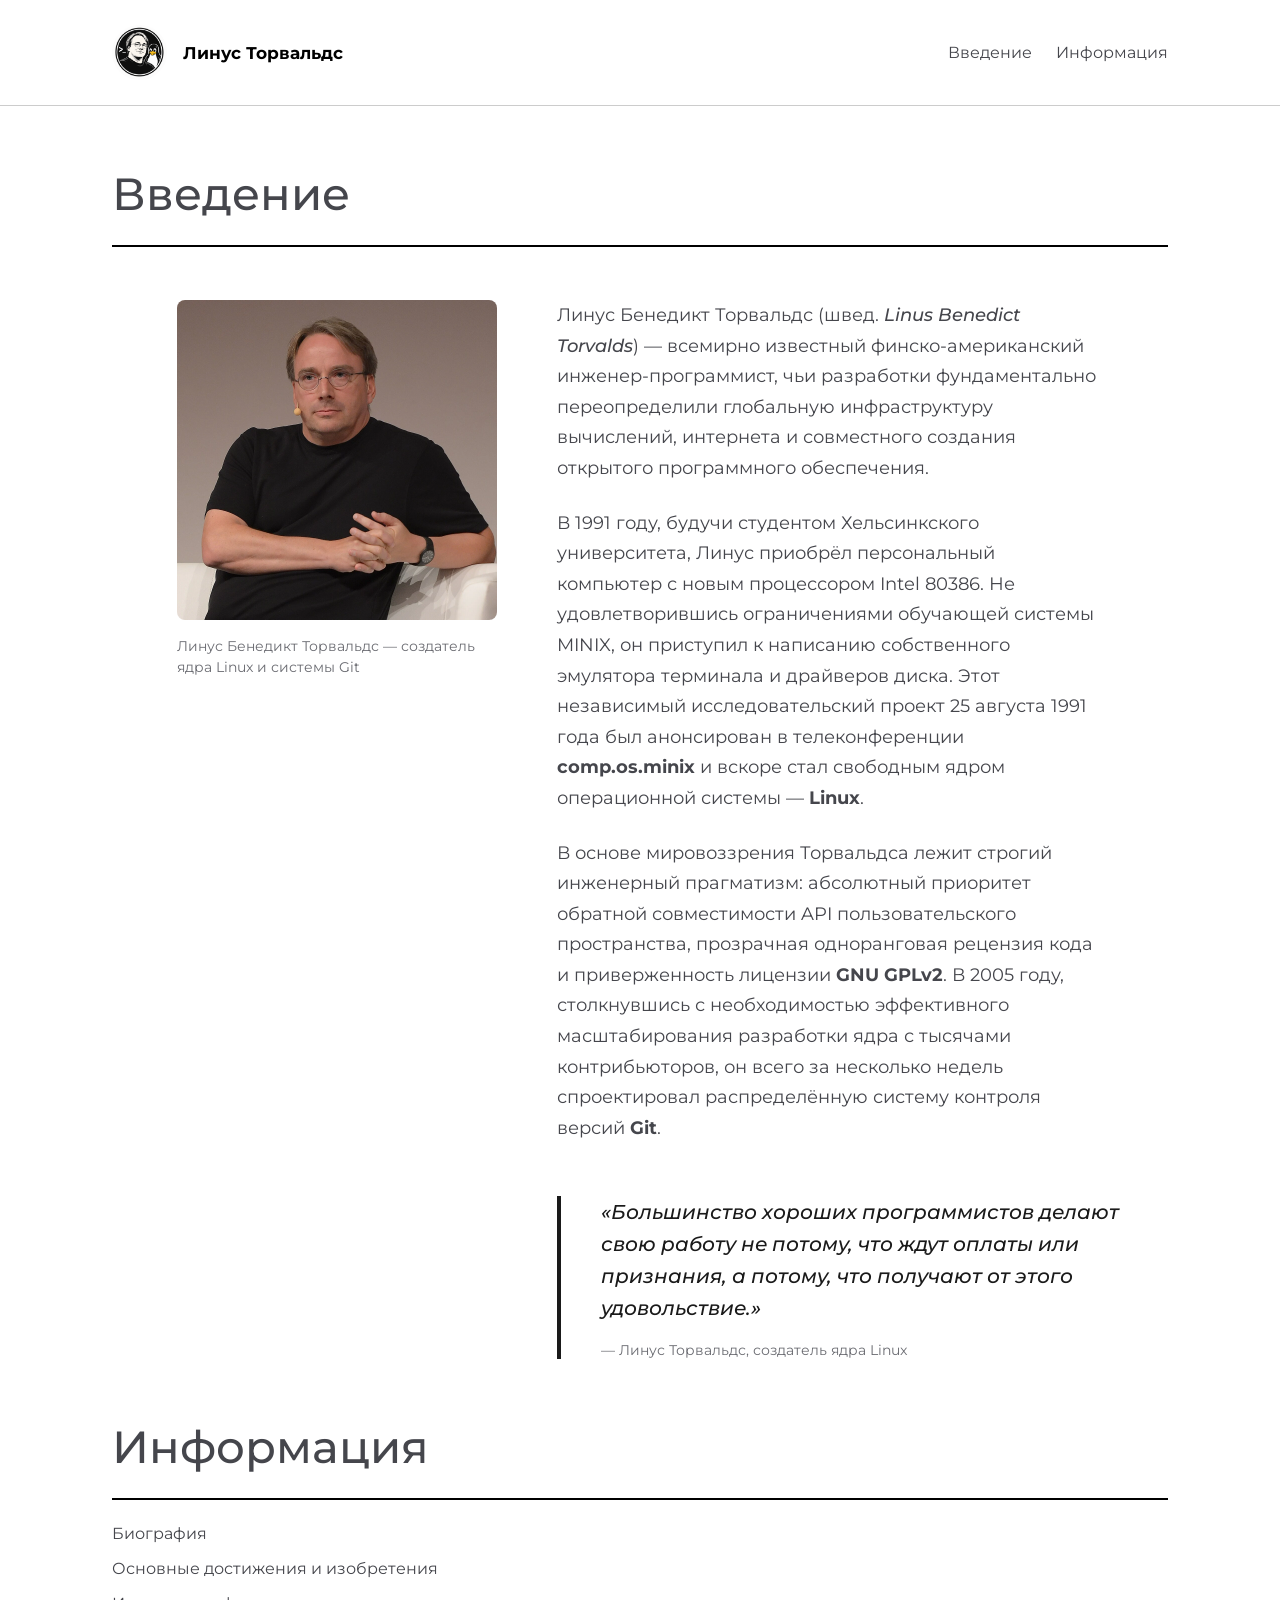
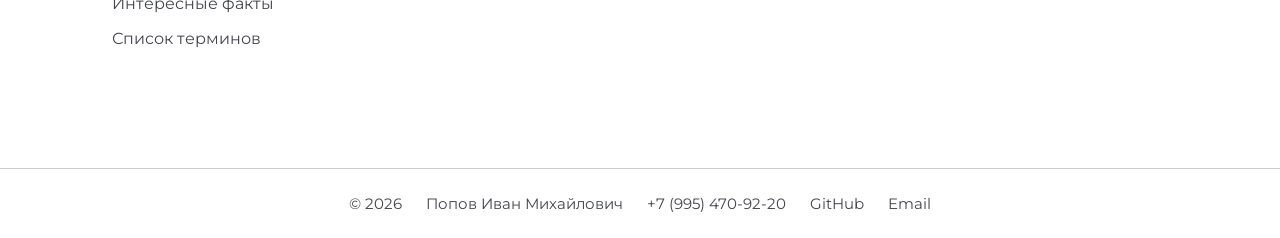
<file: index.html>
<!DOCTYPE html>
<html lang="ru">
<head>
    <meta charset="UTF-8">
    <title>Линус Торвальдс</title>
    <link rel="icon" href="web/assets/icons/favicon.ico">
    <link rel="stylesheet" href="web/assets/css/style.css">
</head>
<body>

<header class="header">
    <a href="index.html" class="logo">
        <img src="web/assets/images/favicon.webp" alt="Логотип" width="55" height="55">
        <span>Линус Торвальдс</span>
    </a>

    <nav class="menu">
        <a href="#intro">Введение</a>
        <a href="#info">Информация</a>
    </nav>
</header>

<main class="content">
    <section id="intro">
        <h2>Введение</h2>

        <div class="about">
            <figure class="photo">
                <img src="web/assets/images/LinusTorvalds.webp" alt="Линус Торвальдс">
                <figcaption>
                    Линус Бенедикт Торвальдс — создатель ядра Linux и системы Git
                </figcaption>
            </figure>

            <div class="text">
                <p>
                    Линус Бенедикт Торвальдс (швед. <em>Linus Benedict Torvalds</em>) — всемирно известный
                    финско-американский инженер-программист, чьи разработки фундаментально переопределили глобальную
                    инфраструктуру вычислений, интернета и совместного создания открытого программного обеспечения.
                </p>

                <p>
                    В 1991 году, будучи студентом Хельсинкского университета, Линус приобрёл персональный компьютер с
                    новым процессором Intel 80386. Не удовлетворившись ограничениями обучающей системы MINIX, он
                    приступил к написанию собственного эмулятора терминала и драйверов диска. Этот независимый
                    исследовательский проект 25 августа 1991 года был анонсирован в телеконференции <b>comp.os.minix</b>
                    и вскоре стал свободным ядром операционной системы — <b>Linux</b>.
                </p>

                <p>
                    В основе мировоззрения Торвальдса лежит строгий инженерный прагматизм: абсолютный приоритет обратной
                    совместимости API пользовательского пространства, прозрачная одноранговая рецензия кода и
                    приверженность лицензии <b>GNU GPLv2</b>. В 2005 году, столкнувшись с необходимостью эффективного
                    масштабирования разработки ядра с тысячами контрибьюторов, он всего за несколько недель
                    спроектировал распределённую систему контроля версий <b>Git</b>.
                </p>
            </div>
        </div>

        <blockquote class="quote">
            <p>
                «Большинство хороших программистов делают свою работу не потому, что ждут оплаты или признания, а
                потому, что получают от этого удовольствие.»
            </p>
            <cite>— Линус Торвальдс, создатель ядра Linux</cite>
        </blockquote>

    </section>

    <section id="info">
        <h2>Информация</h2>

        <nav class="info menu">
            <a href="web/pages/biography.html">Биография</a>
            <a href="web/pages/achievements.html">Основные достижения и изобретения</a>
            <a href="web/pages/facts.html">Интересные факты</a>
            <a href="web/pages/terms.html">Список терминов</a>
        </nav>
    </section>
</main>

<footer class="footer">
    <p>© 2026</p><a href="https://vk.ru/1ce0ne">Попов Иван Михайлович</a>
    <a href="tel:+79954709220">+7 (995) 470-92-20</a>
    <a href="https://github.com/ICGD1ce0ne">GitHub</a>
    <a href="mailto:I1ce0ne@yandex.ru">Email</a>
</footer>
</body>
</html>
</file>
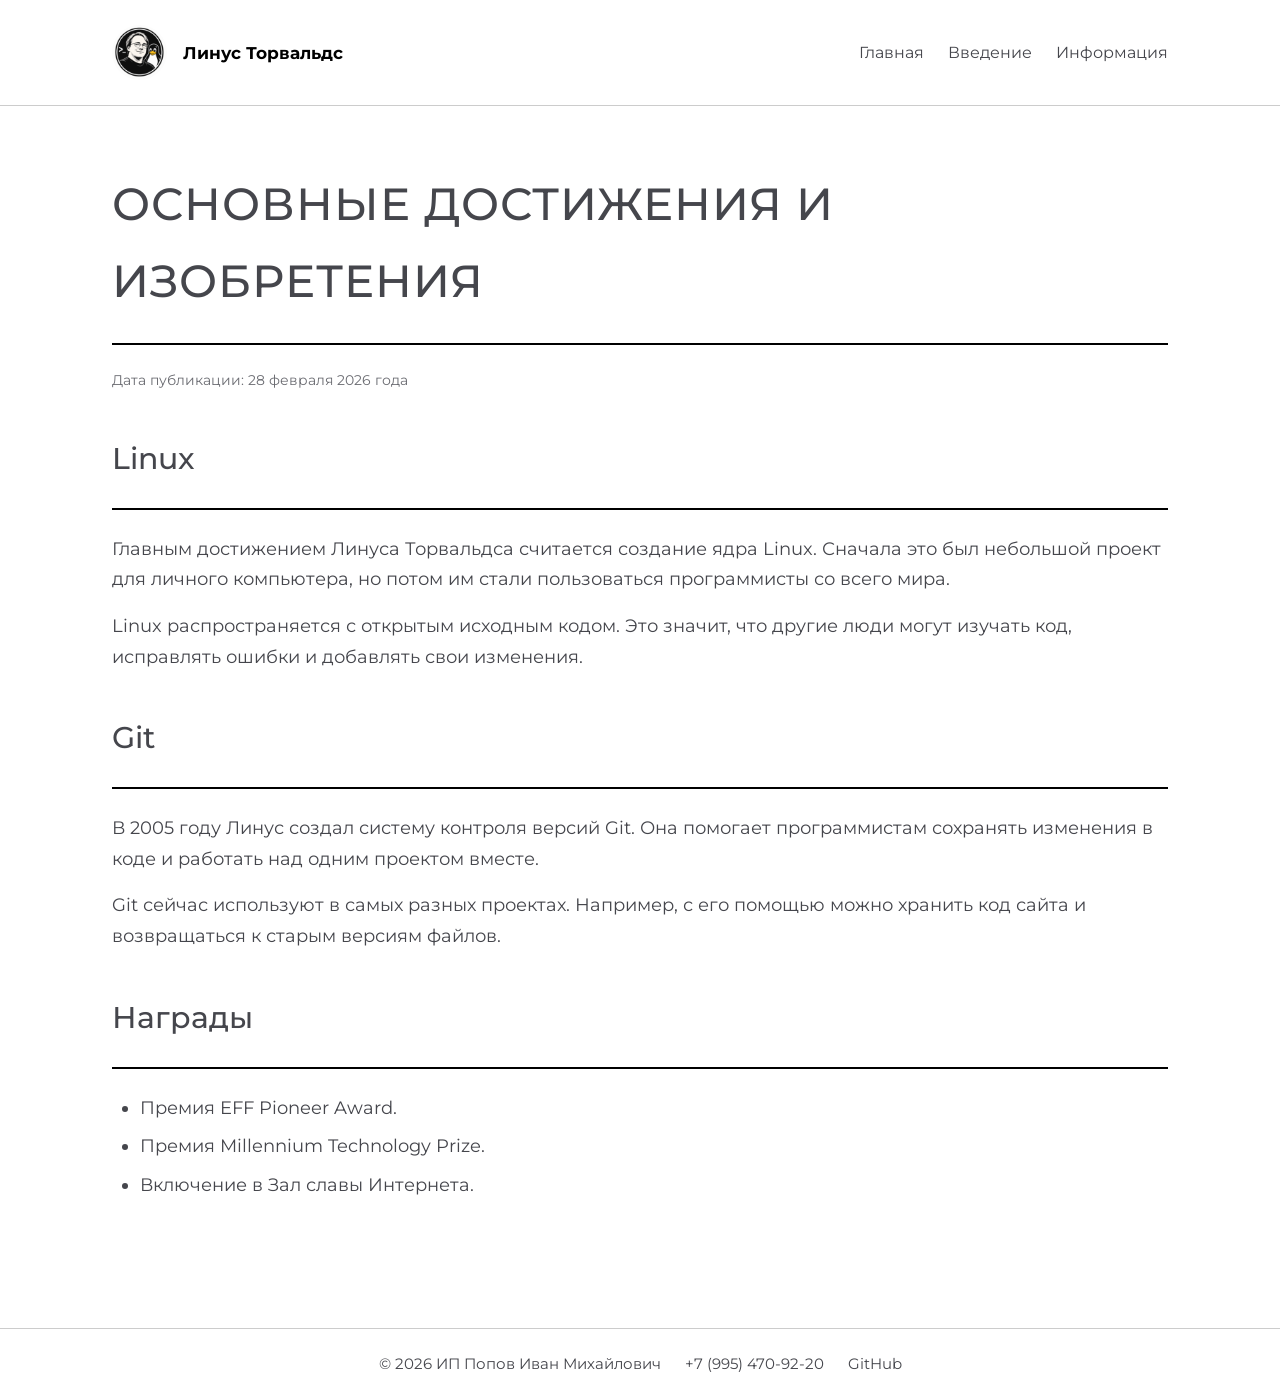
<file: pages/achievements.html>
<!DOCTYPE html>
<html lang="ru">
<head>
    <meta charset="UTF-8">
    <title>Достижения — Линус Торвальдс</title>
    <link rel="icon" href="../web/assets/icons/favicon.svg">
    <link rel="stylesheet" href="../web/assets/css/style.css">
</head>
<body>
<header class="header">
    <a href="../index.html" class="logo">
        <img src="../web/assets/icons/favicon.svg" alt="Логотип" width="55" height="55">
        <span>Линус Торвальдс</span>
    </a>
    <nav class="menu">
        <a href="../index.html">Главная</a>
        <a href="../index.html#intro">Введение</a>
        <a href="../index.html#info">Информация</a>
    </nav>
</header>

<main class="content article">
    <h1>Основные достижения и изобретения</h1>
    <p class="article-date">Дата публикации: <time datetime="2026-02-28">28 февраля 2026 года</time></p>

    <section>
        <h2>Linux</h2>
        <p>Главным достижением Линуса Торвальдса считается создание ядра Linux. Сначала это был небольшой проект для личного компьютера, но потом им стали пользоваться программисты со всего мира.</p>
        <p>Linux распространяется с открытым исходным кодом. Это значит, что другие люди могут изучать код, исправлять ошибки и добавлять свои изменения.</p>
    </section>

    <section>
        <h2>Git</h2>
        <p>В 2005 году Линус создал систему контроля версий Git. Она помогает программистам сохранять изменения в коде и работать над одним проектом вместе.</p>
        <p>Git сейчас используют в самых разных проектах. Например, с его помощью можно хранить код сайта и возвращаться к старым версиям файлов.</p>
    </section>

    <section>
        <h2>Награды</h2>
        <ul>
            <li>Премия EFF Pioneer Award.</li>
            <li>Премия Millennium Technology Prize.</li>
            <li>Включение в Зал славы Интернета.</li>
        </ul>
    </section>
</main>

<footer class="footer">
    <p>© 2026 ИП Попов Иван Михайлович</p>
    <a href="tel:+79954709220">+7 (995) 470-92-20</a>
    <a href="https://github.com/ICGD1ce0ne">GitHub</a>
</footer>
</body>
</html>
</file>
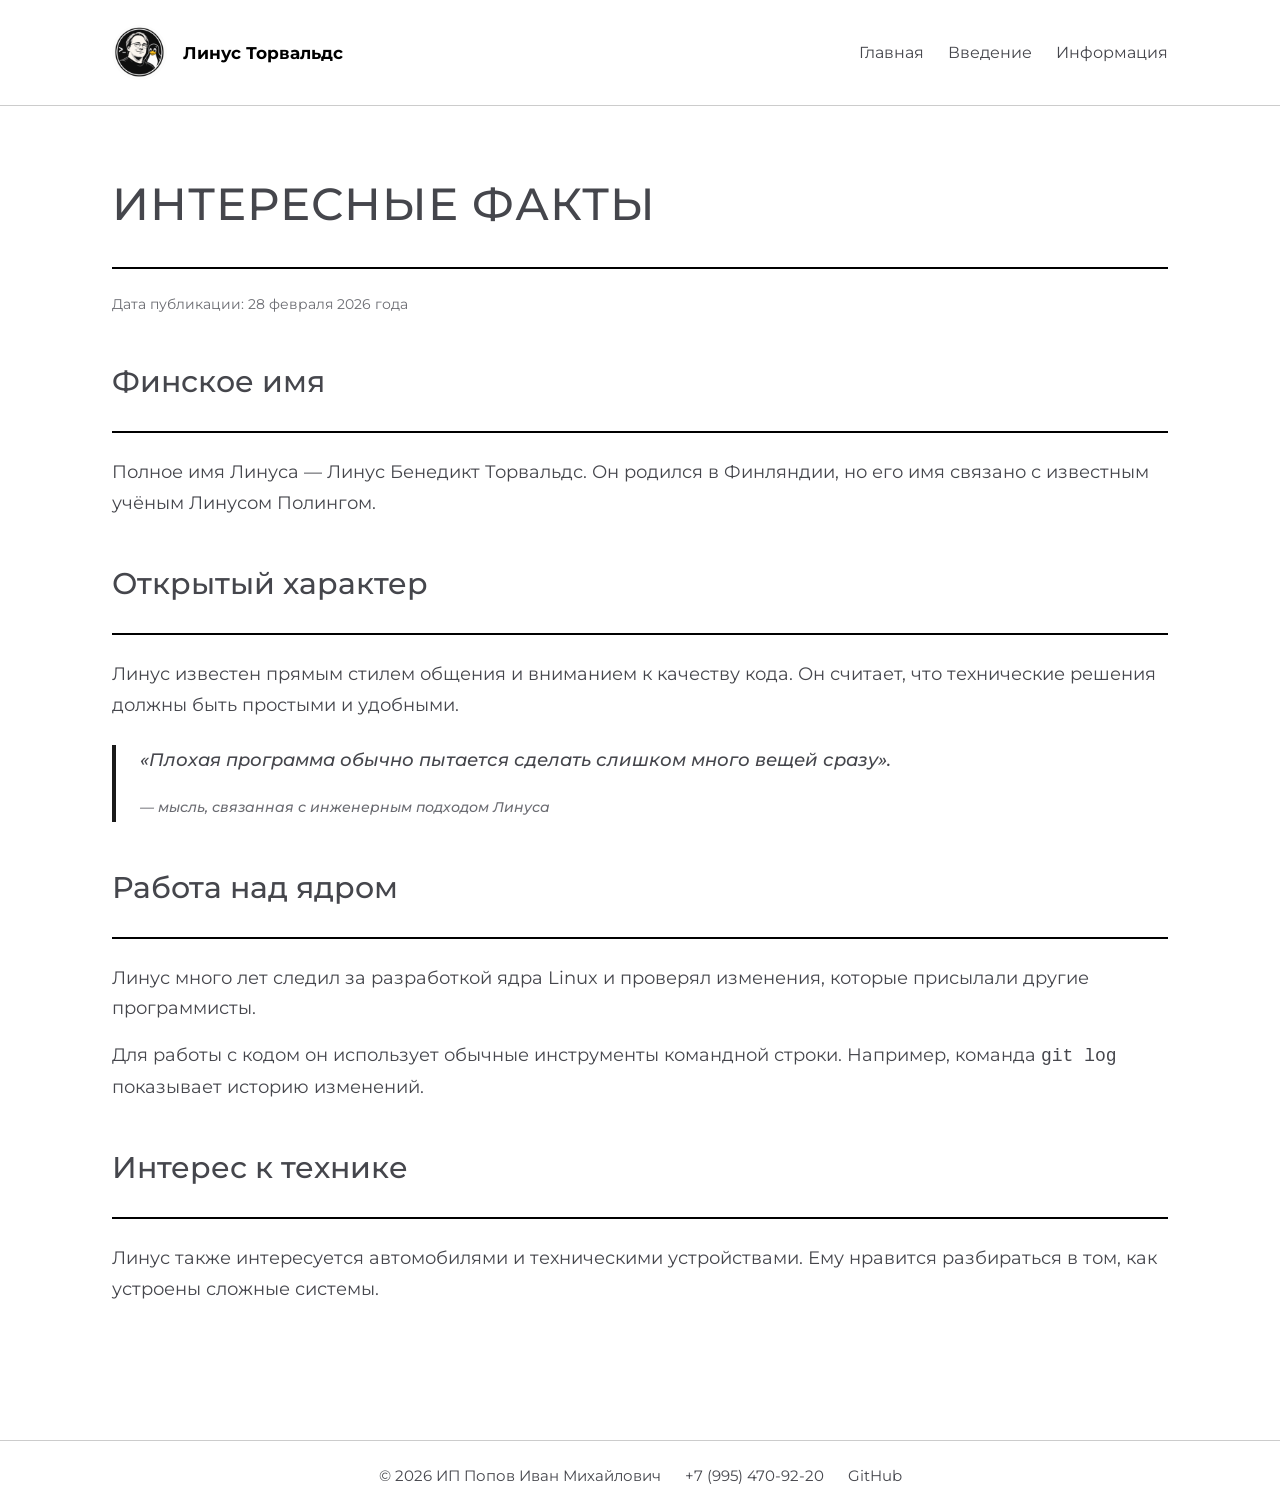
<file: pages/facts.html>
<!DOCTYPE html>
<html lang="ru">
<head>
    <meta charset="UTF-8">
    <title>Интересные факты — Линус Торвальдс</title>
    <link rel="icon" href="../web/assets/icons/favicon.svg">
    <link rel="stylesheet" href="../web/assets/css/style.css">
</head>
<body>
<header class="header">
    <a href="../index.html" class="logo">
        <img src="../web/assets/icons/favicon.svg" alt="Логотип" width="55" height="55">
        <span>Линус Торвальдс</span>
    </a>
    <nav class="menu">
        <a href="../index.html">Главная</a>
        <a href="../index.html#intro">Введение</a>
        <a href="../index.html#info">Информация</a>
    </nav>
</header>

<main class="content article">
    <h1>Интересные факты</h1>
    <p class="article-date">Дата публикации: <time datetime="2026-02-28">28 февраля 2026 года</time></p>

    <section>
        <h2>Финское имя</h2>
        <p>Полное имя Линуса — Линус Бенедикт Торвальдс. Он родился в Финляндии, но его имя связано с известным учёным Линусом Полингом.</p>
    </section>

    <section>
        <h2>Открытый характер</h2>
        <p>Линус известен прямым стилем общения и вниманием к качеству кода. Он считает, что технические решения должны быть простыми и удобными.</p>
        <blockquote>
            <p>«Плохая программа обычно пытается сделать слишком много вещей сразу».</p>
            <cite>— мысль, связанная с инженерным подходом Линуса</cite>
        </blockquote>
    </section>

    <section>
        <h2>Работа над ядром</h2>
        <p>Линус много лет следил за разработкой ядра Linux и проверял изменения, которые присылали другие программисты.</p>
        <p>Для работы с кодом он использует обычные инструменты командной строки. Например, команда <code>git log</code> показывает историю изменений.</p>
    </section>

    <section>
        <h2>Интерес к технике</h2>
        <p>Линус также интересуется автомобилями и техническими устройствами. Ему нравится разбираться в том, как устроены сложные системы.</p>
    </section>
</main>

<footer class="footer">
    <p>© 2026 ИП Попов Иван Михайлович</p>
    <a href="tel:+79954709220">+7 (995) 470-92-20</a>
    <a href="https://github.com/ICGD1ce0ne">GitHub</a>
</footer>
</body>
</html>
</file>
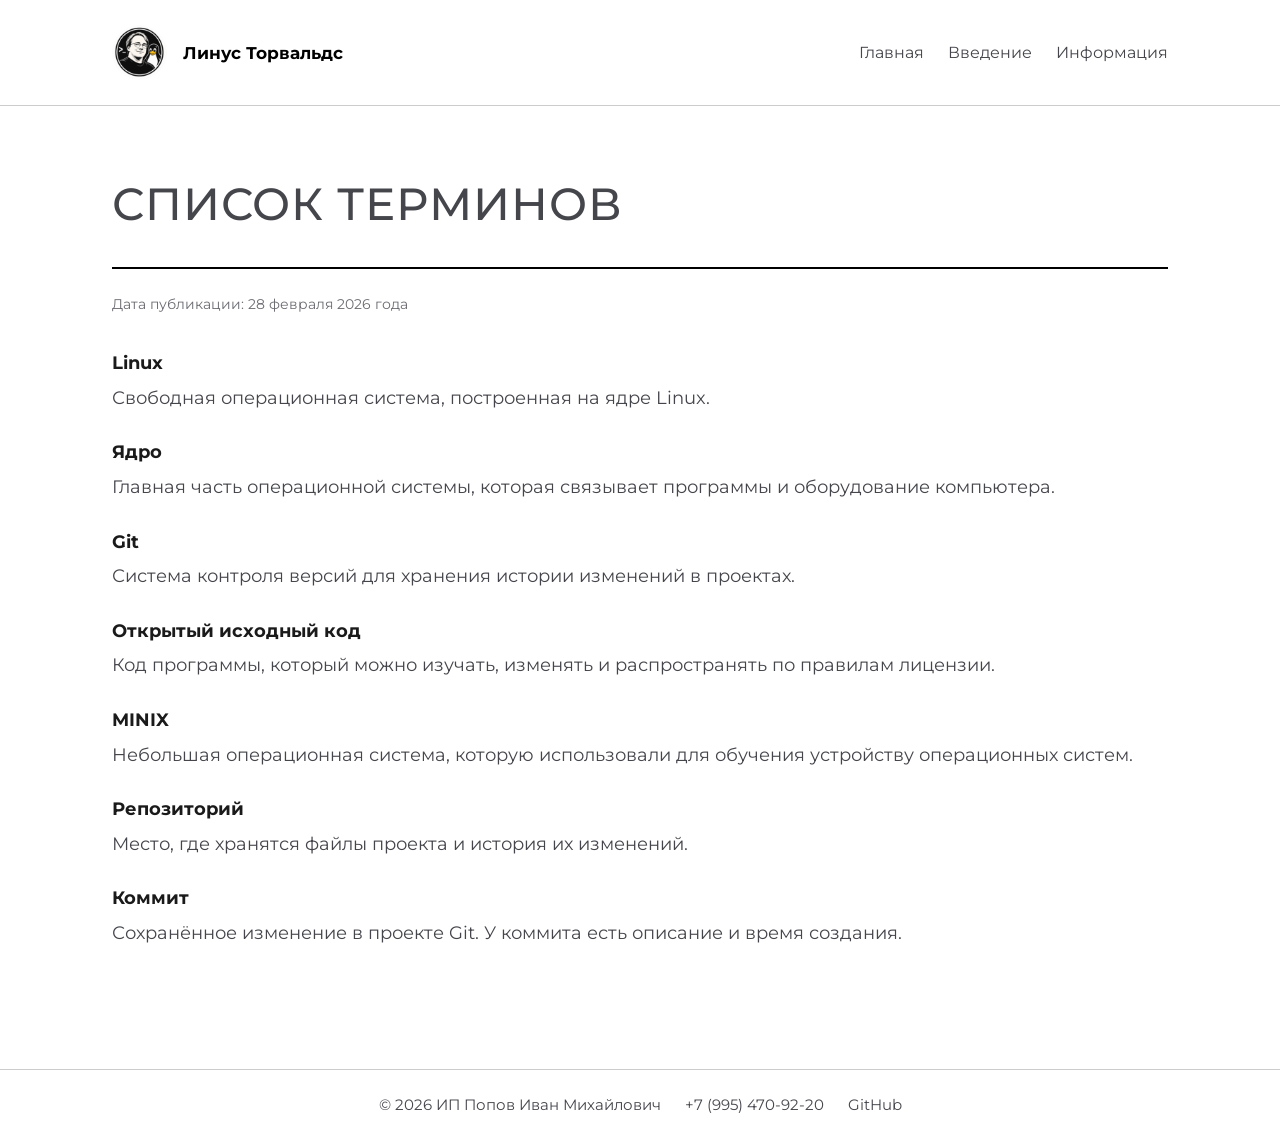
<file: pages/terms.html>
<!DOCTYPE html>
<html lang="ru">
<head>
    <meta charset="UTF-8">
    <title>Термины — Линус Торвальдс</title>
    <link rel="icon" href="../web/assets/icons/favicon.svg">
    <link rel="stylesheet" href="../web/assets/css/style.css">
</head>
<body>
<header class="header">
    <a href="../index.html" class="logo">
        <img src="../web/assets/icons/favicon.svg" alt="Логотип" width="55" height="55">
        <span>Линус Торвальдс</span>
    </a>
    <nav class="menu">
        <a href="../index.html">Главная</a>
        <a href="../index.html#intro">Введение</a>
        <a href="../index.html#info">Информация</a>
    </nav>
</header>

<main class="content article">
    <h1>Список терминов</h1>
    <p class="article-date">Дата публикации: <time datetime="2026-02-28">28 февраля 2026 года</time></p>

    <dl>
        <dt>Linux</dt>
        <dd>Свободная операционная система, построенная на ядре Linux.</dd>

        <dt>Ядро</dt>
        <dd>Главная часть операционной системы, которая связывает программы и оборудование компьютера.</dd>

        <dt>Git</dt>
        <dd>Система контроля версий для хранения истории изменений в проектах.</dd>

        <dt>Открытый исходный код</dt>
        <dd>Код программы, который можно изучать, изменять и распространять по правилам лицензии.</dd>

        <dt>MINIX</dt>
        <dd>Небольшая операционная система, которую использовали для обучения устройству операционных систем.</dd>

        <dt>Репозиторий</dt>
        <dd>Место, где хранятся файлы проекта и история их изменений.</dd>

        <dt>Коммит</dt>
        <dd>Сохранённое изменение в проекте Git. У коммита есть описание и время создания.</dd>
    </dl>
</main>

<footer class="footer">
    <p>© 2026 ИП Попов Иван Михайлович</p>
    <a href="tel:+79954709220">+7 (995) 470-92-20</a>
    <a href="https://github.com/ICGD1ce0ne">GitHub</a>
</footer>
</body>
</html>
</file>
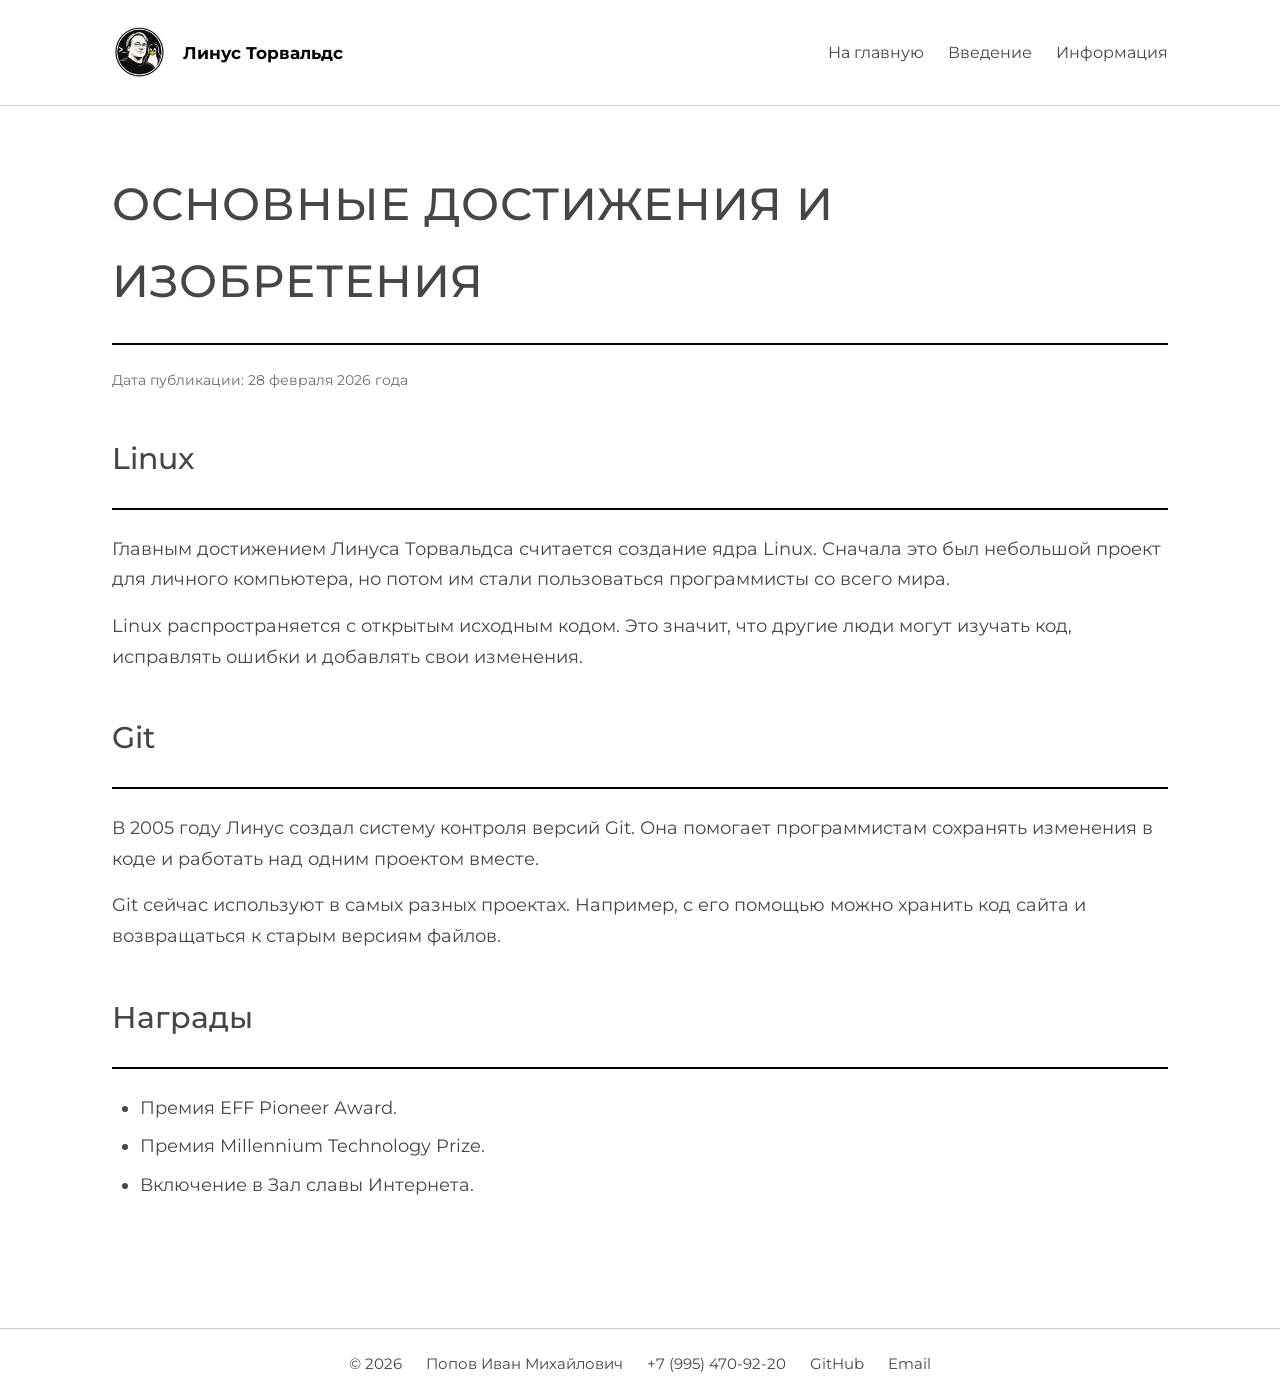
<file: web/pages/achievements.html>
<!DOCTYPE html>
<html lang="ru">
<head>
    <meta charset="UTF-8">
    <title>Достижения — Линус Торвальдс</title>
    <link rel="icon" href="../assets/icons/favicon.ico">
    <link rel="stylesheet" href="../assets/css/style.css">
</head>
<body>
<header class="header">
    <a href="../../index.html" class="logo">
        <img src="../assets/images/favicon.webp" alt="Логотип" width="55" height="55">
        <span>Линус Торвальдс</span>
    </a>
    <nav class="menu">
        <a href="../../index.html">На главную</a>
        <a href="../../index.html#intro">Введение</a>
        <a href="../../index.html#info">Информация</a>
    </nav>
</header>

<main class="content article">
    <h1>Основные достижения и изобретения</h1>
    <p class="article-date">Дата публикации:
        <time datetime="2026-02-28">28 февраля 2026 года</time>
    </p>

    <section>
        <h2>Linux</h2>
        <p>Главным достижением Линуса Торвальдса считается создание ядра Linux. Сначала это был небольшой проект для
            личного компьютера, но потом им стали пользоваться программисты со всего мира.</p>
        <p>Linux распространяется с открытым исходным кодом. Это значит, что другие люди могут изучать код, исправлять
            ошибки и добавлять свои изменения.</p>
    </section>

    <section>
        <h2>Git</h2>
        <p>В 2005 году Линус создал систему контроля версий Git. Она помогает программистам сохранять изменения в коде и
            работать над одним проектом вместе.</p>
        <p>Git сейчас используют в самых разных проектах. Например, с его помощью можно хранить код сайта и возвращаться
            к старым версиям файлов.</p>
    </section>

    <section>
        <h2>Награды</h2>
        <ul>
            <li>Премия EFF Pioneer Award.</li>
            <li>Премия Millennium Technology Prize.</li>
            <li>Включение в Зал славы Интернета.</li>
        </ul>
    </section>
</main>

<footer class="footer">
    <p>© 2026</p><a href="https://vk.ru/1ce0ne">Попов Иван Михайлович</a>
    <a href="tel:+79954709220">+7 (995) 470-92-20</a>
    <a href="https://github.com/ICGD1ce0ne">GitHub</a>
    <a href="mailto:I1ce0ne@yandex.ru">Email</a>
</footer>
</body>
</html>
</file>
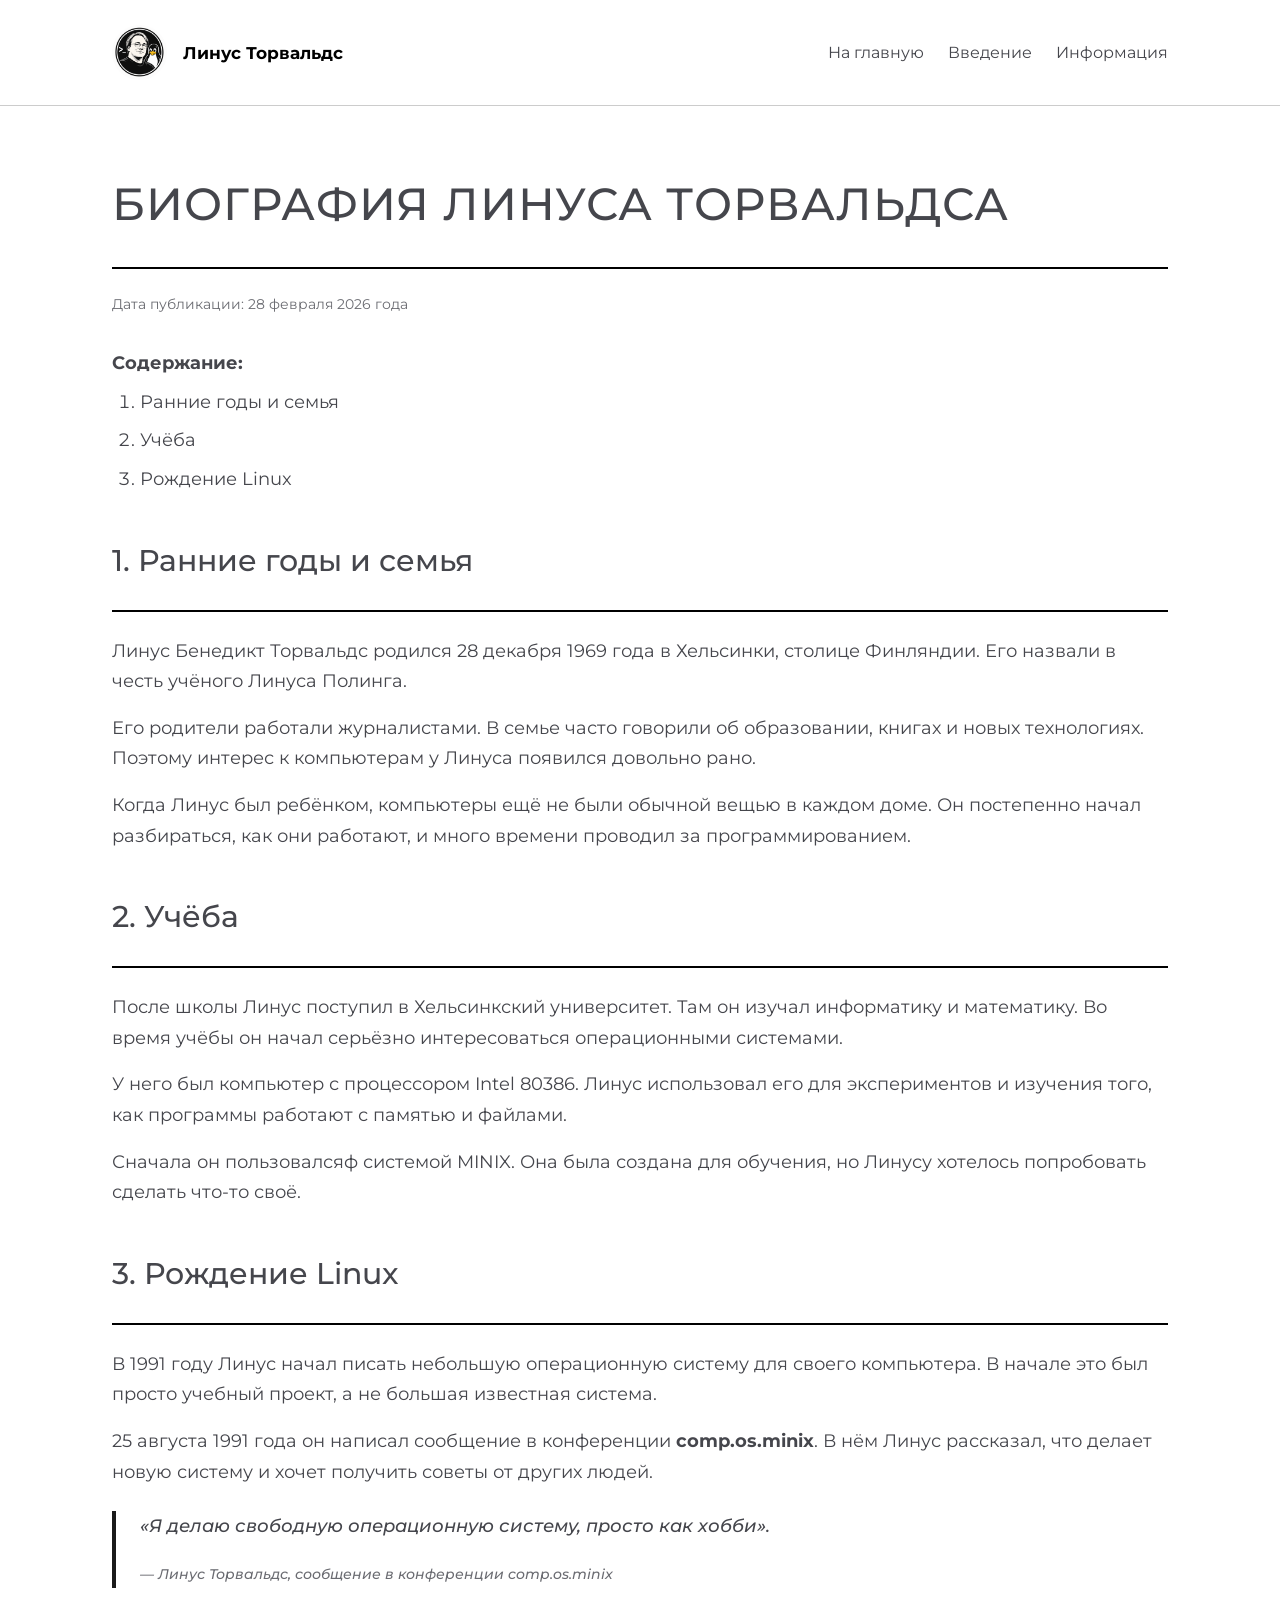
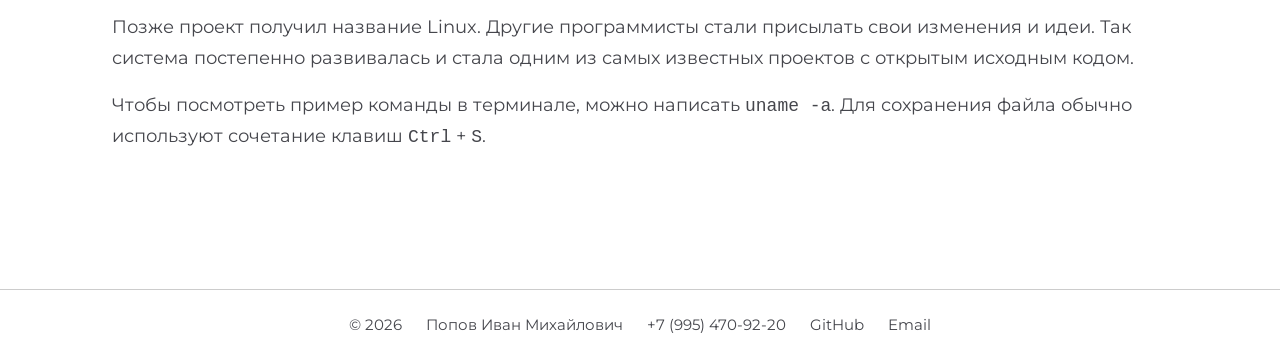
<file: web/pages/biography.html>
<!DOCTYPE html>
<html lang="ru">
<head>
    <meta charset="UTF-8">
    <title>Биография — Линус Торвальдс</title>
    <link rel="icon" href="../assets/icons/favicon.ico">
    <link rel="stylesheet" href="../assets/css/style.css">
</head>
<body>

<header class="header">
    <a href="../../index.html" class="logo">
        <img src="../assets/images/favicon.webp" alt="Логотип" width="55" height="55">
        <span>Линус Торвальдс</span>
    </a>
    <nav class="menu">
        <a href="../../index.html">На главную</a>
        <a href="../../index.html#intro">Введение</a>
        <a href="../../index.html#info">Информация</a>
    </nav>
</header>

<main class="content article">
    <h1>Биография Линуса Торвальдса</h1>
    <p class="article-date">
        Дата публикации:
        <time datetime="2026-02-28">28 февраля 2026 года</time>
    </p>

    <nav class="article-menu">
        <p>Содержание:</p>
        <ol>
            <li><a href="#family">Ранние годы и семья</a></li>
            <li><a href="#study">Учёба</a></li>
            <li><a href="#linux">Рождение Linux</a></li>
        </ol>
    </nav>

    <section>
        <h2 id="family">1. Ранние годы и семья</h2>
        <p>Линус Бенедикт Торвальдс родился 28 декабря 1969 года в Хельсинки, столице Финляндии. Его назвали в честь
            учёного Линуса Полинга.</p>
        <p>Его родители работали журналистами. В семье часто говорили об образовании, книгах и новых технологиях.
            Поэтому интерес к компьютерам у Линуса появился довольно рано.</p>
        <p>Когда Линус был ребёнком, компьютеры ещё не были обычной вещью в каждом доме. Он постепенно начал
            разбираться, как они работают, и много времени проводил за программированием.</p>
    </section>

    <section>
        <h2 id="study">2. Учёба</h2>
        <p>После школы Линус поступил в Хельсинкский университет. Там он изучал информатику и математику. Во время учёбы
            он начал серьёзно интересоваться операционными системами.</p>
        <p>У него был компьютер с процессором Intel 80386. Линус использовал его для экспериментов и изучения того, как
            программы работают с памятью и файлами.</p>
        <p>Сначала он пользовалсяф системой MINIX. Она была создана для обучения, но Линусу хотелось попробовать сделать
            что-то своё.</p>
    </section>

    <section>
        <h2 id="linux">3. Рождение Linux</h2>
        <p>В 1991 году Линус начал писать небольшую операционную систему для своего компьютера. В начале это был просто
            учебный проект, а не большая известная система.</p>
        <p>
            <time datetime="1991-08-25">25 августа 1991 года</time>
            он написал сообщение в конференции <strong>comp.os.minix</strong>. В нём Линус рассказал, что делает новую
            систему и хочет получить советы от других людей.
        </p>
        <blockquote>
            <p>«Я делаю свободную операционную систему, просто как хобби».</p>
            <cite>— Линус Торвальдс, сообщение в конференции comp.os.minix</cite>
        </blockquote>
        <p>Позже проект получил название Linux. Другие программисты стали присылать свои изменения и идеи. Так система
            постепенно развивалась и стала одним из самых известных проектов с открытым исходным кодом.</p>
        <p>Чтобы посмотреть пример команды в терминале, можно написать <code>uname -a</code>. Для сохранения файла
            обычно используют сочетание клавиш <kbd>Ctrl</kbd> + <kbd>S</kbd>.</p>
    </section>
</main>

<footer class="footer">
    <p>© 2026</p><a href="https://vk.ru/1ce0ne">Попов Иван Михайлович</a>
    <a href="tel:+79954709220">+7 (995) 470-92-20</a>
    <a href="https://github.com/ICGD1ce0ne">GitHub</a>
    <a href="mailto:I1ce0ne@yandex.ru">Email</a>
</footer>

</body>
</html>
</file>
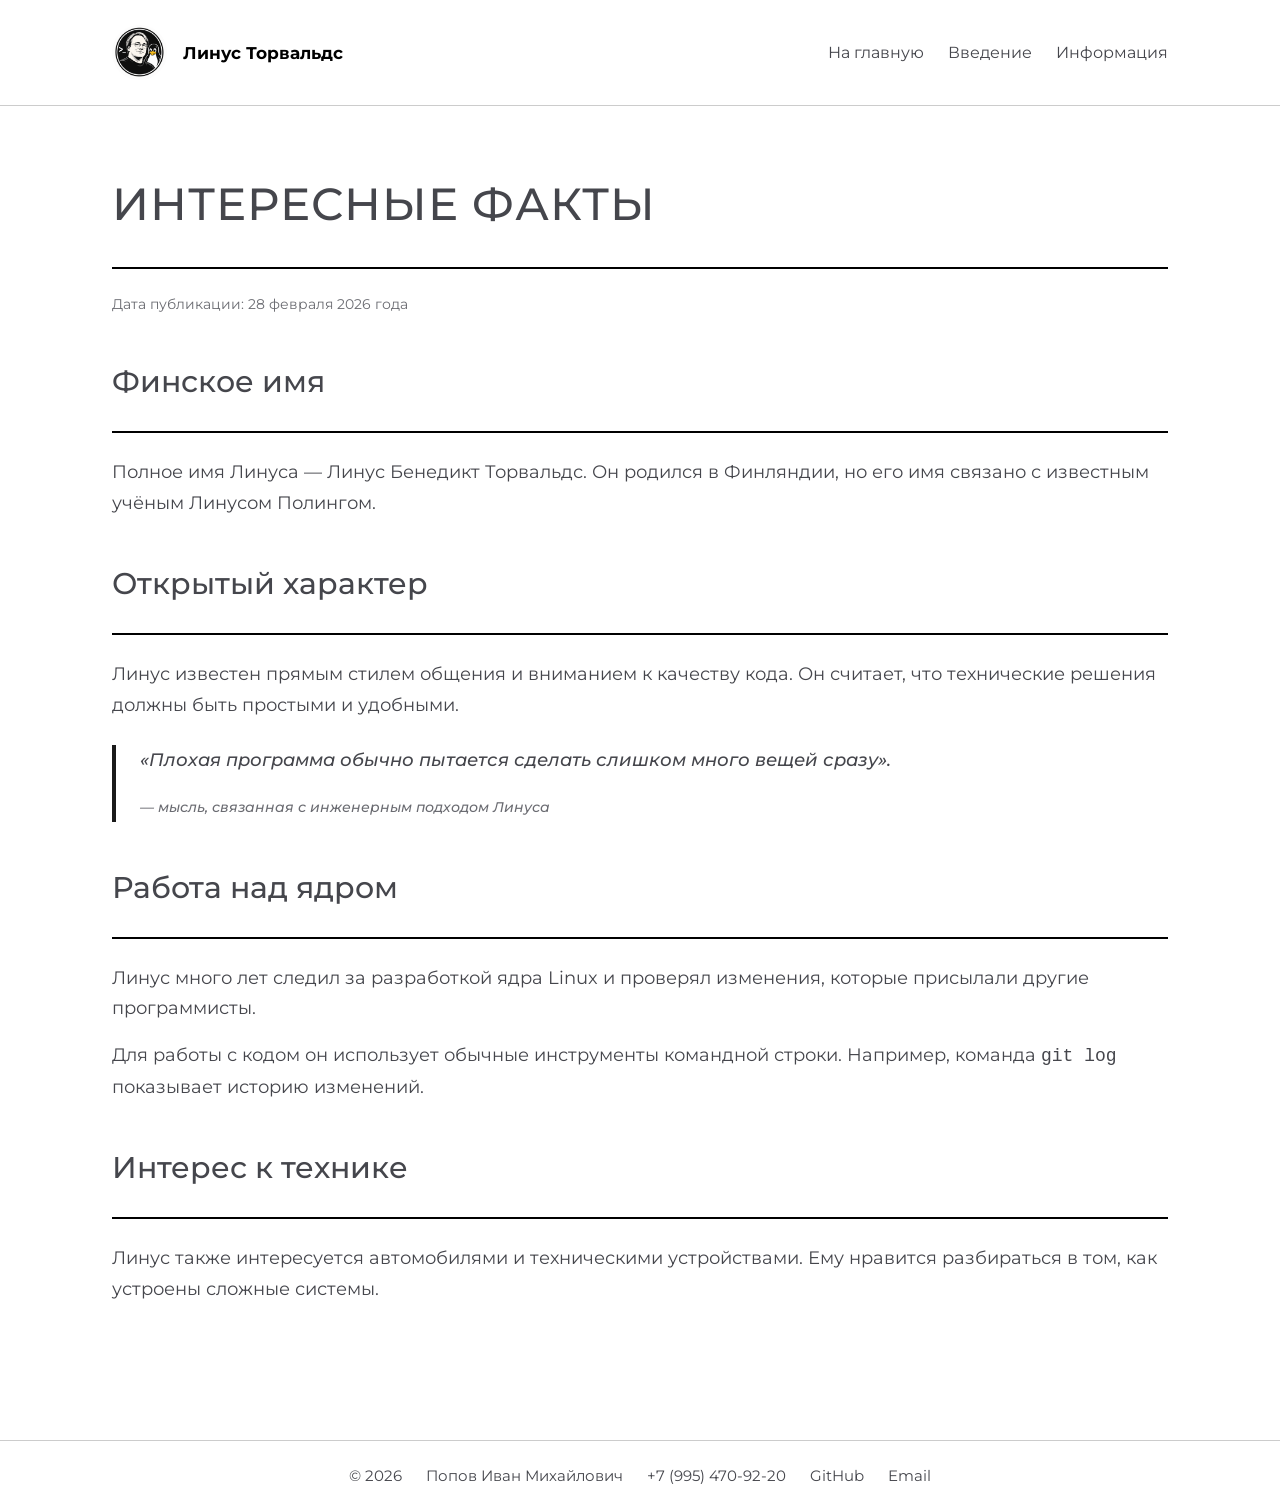
<file: web/pages/facts.html>
<!DOCTYPE html>
<html lang="ru">
<head>
    <meta charset="UTF-8">
    <title>Интересные факты — Линус Торвальдс</title>
    <link rel="icon" href="../assets/icons/favicon.ico">
    <link rel="stylesheet" href="../assets/css/style.css">
</head>
<body>
<header class="header">
    <a href="../../index.html" class="logo">
        <img src="../assets/images/favicon.webp" alt="Логотип" width="55" height="55">
        <span>Линус Торвальдс</span>
    </a>
    <nav class="menu">
        <a href="../../index.html">На главную</a>
        <a href="../../index.html#intro">Введение</a>
        <a href="../../index.html#info">Информация</a>
    </nav>
</header>

<main class="content article">
    <h1>Интересные факты</h1>
    <p class="article-date">Дата публикации:
        <time datetime="2026-02-28">28 февраля 2026 года</time>
    </p>

    <section>
        <h2>Финское имя</h2>
        <p>Полное имя Линуса — Линус Бенедикт Торвальдс. Он родился в Финляндии, но его имя связано с известным учёным
            Линусом Полингом.</p>
    </section>

    <section>
        <h2>Открытый характер</h2>
        <p>Линус известен прямым стилем общения и вниманием к качеству кода. Он считает, что технические решения должны
            быть простыми и удобными.</p>
        <blockquote>
            <p>«Плохая программа обычно пытается сделать слишком много вещей сразу».</p>
            <cite>— мысль, связанная с инженерным подходом Линуса</cite>
        </blockquote>
    </section>

    <section>
        <h2>Работа над ядром</h2>
        <p>Линус много лет следил за разработкой ядра Linux и проверял изменения, которые присылали другие
            программисты.</p>
        <p>Для работы с кодом он использует обычные инструменты командной строки. Например, команда <code>git log</code>
            показывает историю изменений.</p>
    </section>

    <section>
        <h2>Интерес к технике</h2>
        <p>Линус также интересуется автомобилями и техническими устройствами. Ему нравится разбираться в том, как
            устроены сложные системы.</p>
    </section>
</main>

<footer class="footer">
    <p>© 2026</p><a href="https://vk.ru/1ce0ne">Попов Иван Михайлович</a>
    <a href="tel:+79954709220">+7 (995) 470-92-20</a>
    <a href="https://github.com/ICGD1ce0ne">GitHub</a>
    <a href="mailto:I1ce0ne@yandex.ru">Email</a>
</footer>
</body>
</html>
</file>
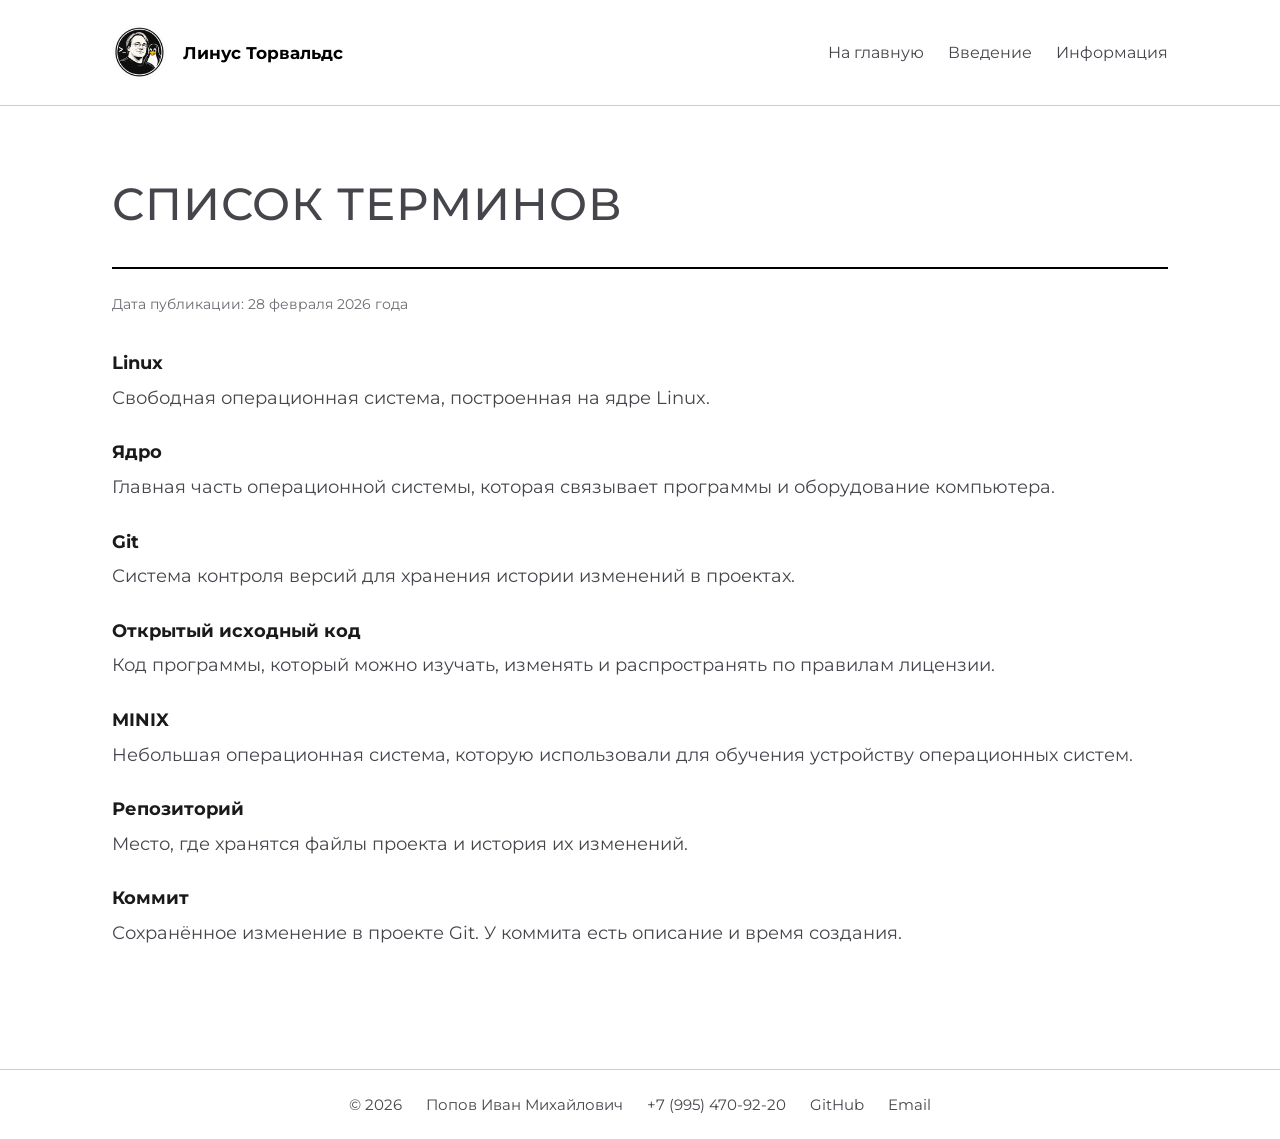
<file: web/pages/terms.html>
<!DOCTYPE html>
<html lang="ru">
<head>
    <meta charset="UTF-8">
    <title>Термины — Линус Торвальдс</title>
    <link rel="icon" href="../assets/icons/favicon.ico">
    <link rel="stylesheet" href="../assets/css/style.css">
</head>
<body>
<header class="header">
    <a href="../../index.html" class="logo">
        <img src="../assets/images/favicon.webp" alt="Логотип" width="55" height="55">
        <span>Линус Торвальдс</span>
    </a>
    <nav class="menu">
        <a href="../../index.html">На главную</a>
        <a href="../../index.html#intro">Введение</a>
        <a href="../../index.html#info">Информация</a>
    </nav>
</header>

<main class="content article">
    <h1>Список терминов</h1>
    <p class="article-date">Дата публикации:
        <time datetime="2026-02-28">28 февраля 2026 года</time>
    </p>

    <dl>
        <dt>Linux</dt>
        <dd>Свободная операционная система, построенная на ядре Linux.</dd>

        <dt>Ядро</dt>
        <dd>Главная часть операционной системы, которая связывает программы и оборудование компьютера.</dd>

        <dt>Git</dt>
        <dd>Система контроля версий для хранения истории изменений в проектах.</dd>

        <dt>Открытый исходный код</dt>
        <dd>Код программы, который можно изучать, изменять и распространять по правилам лицензии.</dd>

        <dt>MINIX</dt>
        <dd>Небольшая операционная система, которую использовали для обучения устройству операционных систем.</dd>

        <dt>Репозиторий</dt>
        <dd>Место, где хранятся файлы проекта и история их изменений.</dd>

        <dt>Коммит</dt>
        <dd>Сохранённое изменение в проекте Git. У коммита есть описание и время создания.</dd>
    </dl>
</main>

<footer class="footer">
    <p>© 2026</p><a href="https://vk.ru/1ce0ne">Попов Иван Михайлович</a>
    <a href="tel:+79954709220">+7 (995) 470-92-20</a>
    <a href="https://github.com/ICGD1ce0ne">GitHub</a>
    <a href="mailto:I1ce0ne@yandex.ru">Email</a>
</footer>
</body>
</html>
</file>
<file: web/assets/css/style.css>
/* Подключаем начертания шрифта, которые используются на сайте */
@font-face {
    font-family: 'Montserrat';
    src: url('../fonts/Montserrat-Regular.ttf');
    font-weight: 400;
}

@font-face {
    font-family: 'Montserrat';
    src: url('../fonts/Montserrat-Medium.ttf');
    font-weight: 500;
}

@font-face {
    font-family: 'Montserrat';
    src: url('../fonts/Montserrat-Bold.ttf');
    font-weight: 700;
}

@font-face {
    font-family: 'Montserrat';
    src: url('../fonts/Montserrat-MediumItalic.ttf');
    font-weight: 500;
    font-style: italic;
}

/* Общие настройки */
* {
    margin: 0;
    padding: 0;
    box-sizing: border-box;
}

body {
    background: white;
    color: #45464c;
    font-family: 'Montserrat', sans-serif;
}

a:focus {
    outline: 2px solid #45464c;
    outline-offset: 3px;
}

/* Шапка и меню */
.header {
    display: flex;
    justify-content: space-between;
    align-items: center;
    padding: 25px 112px;
    border-bottom: 1px solid #cccccc;
}

.logo {
    display: flex;
    align-items: center;
    gap: 16px;
    color: black;
    font-size: 17px;
    font-weight: 700;
    text-decoration: none;
}

.menu {
    display: flex;
    gap: 24px;
}

.menu a, .footer a {
    color: #45464c;
    text-decoration: none;
}

.menu a:hover, .footer a:hover {
    color: black;
}

/* Основное содержание */
.content {
    max-width: 2400px;
    margin: 0 auto;
    padding: 60px 112px;
}

h1, h2 {
    margin-bottom: 24px;
    padding-bottom: 24px;
    border-bottom: 2px solid black;
    font-size: 45px;
    font-weight: 500;
}

h1 {
    letter-spacing: 1px;
    text-transform: uppercase;
}

#info {
    margin-top: 60px;
}

.about {
    display: flex;
    align-items: flex-start;
    gap: 60px;
    margin-top: 48px;
    padding: 5px 65px;
}

.photo {
    width: 320px;
    flex-shrink: 0;
}

.photo img {
    display: block;
    width: 100%;
    border-radius: 8px;
}

.photo figcaption {
    margin-top: 16px;
    color: #6b6c72;
    font-size: 14px;
    line-height: 1.5;
}

.text {
    font-size: 18px;
    line-height: 1.7;
}

.text p {
    margin-bottom: 24px;
}

.quote {
    max-width: 700px;
    margin: 24px 0 0 445px;
    padding-left: 40px;
    border-left: 4px solid #1a1a1a;
}

.quote p {
    margin-bottom: 16px;
    color: #1a1a1a;
    font-size: 20px;
    font-style: italic;
    font-weight: 500;
    line-height: 1.6;
}

.quote cite {
    color: #6b6c72;
    font-size: 14px;
    font-style: normal;
}

.info {
    flex-direction: column;
    align-items: flex-start;
    gap: 16px;
}

/* Статьи */
.article {
    font-size: 18px;
    line-height: 1.7;
}

.article-date {
    margin-bottom: 32px;
    color: #6b6c72;
    font-size: 14px;
}

.article section {
    margin-top: 40px;
}

.article h2 {
    font-size: 30px;
}

.article section p {
    margin-bottom: 16px;
}

.article ul, .article ol {
    padding-left: 28px;
}

.article li {
    margin-bottom: 8px;
}

/* Оглавление и ссылки */
.article-menu {
    margin-bottom: 32px;
}

.article-menu p {
    margin-bottom: 8px;
    font-weight: 700;
}

.article-menu a {
    color: #45464c;
    text-decoration: none;
}

.article-menu a:hover {
    color: black;
    text-decoration: underline;
}

/* Список терминов */
.article dt {
    margin-top: 24px;
    color: #1a1a1a;
    font-weight: 700;
}

.article dd {
    margin-top: 4px;
}

.article blockquote {
    margin: 24px 0;
    padding-left: 24px;
    border-left: 4px solid #1a1a1a;
    font-style: italic;
}

.article cite {
    color: #6b6c72;
    font-size: 14px;
}

/* Подвал */
.footer {
    display: flex;
    justify-content: center;
    align-items: center;
    gap: 24px;
    margin-top: 60px;
    padding: 25px 112px;
    border-top: 1px solid #cccccc;
    font-size: 15px;
}
</file>
